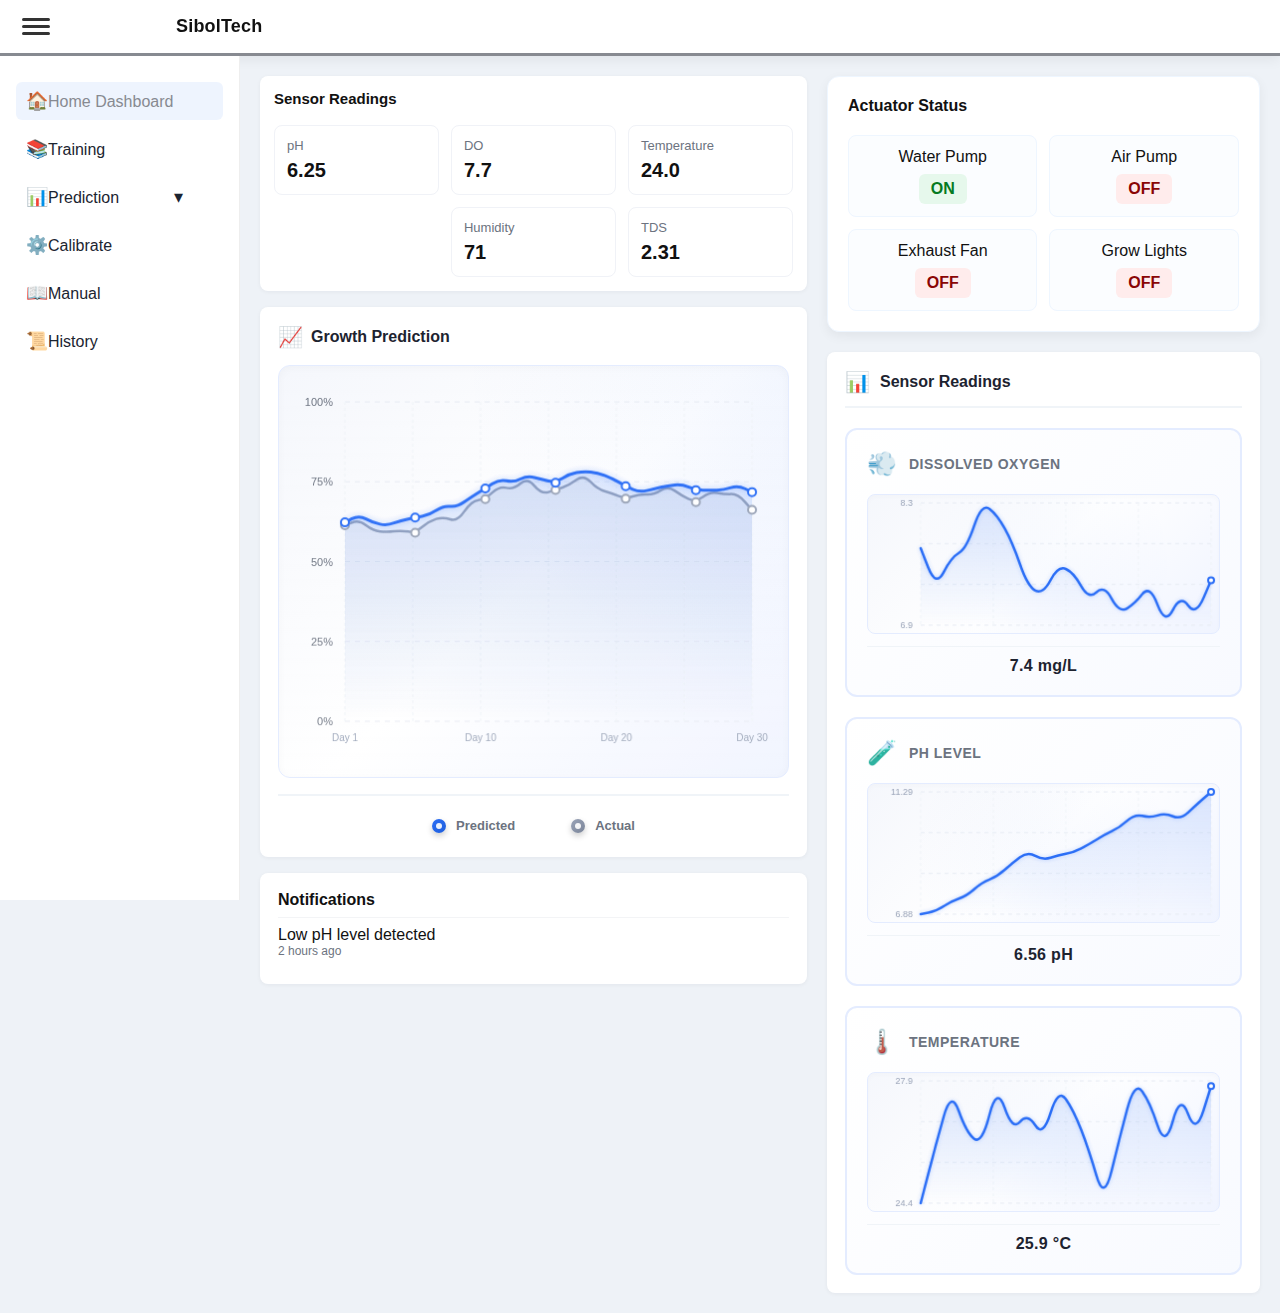
<file: SIBOLTECH-main/index.html>
<!doctype html>
<html lang="en">
<head>
	<meta charset="utf-8" />
	<meta name="viewport" content="width=device-width, initial-scale=1" />
	<title>SibolTech - Dashboard</title>
	<link rel="stylesheet" href="index.css">
</head>
<body>
	<header class="topbar">
		<button id="burger" aria-label="Toggle navigation" class="burger">
			<span></span>
			<span></span>
			<span></span>
		</button>
		<div class="brand">SibolTech</div>
	</header>

	<aside id="sidebar" class="sidebar">
		<nav>
			<ul>
				<li><a href="#" data-tab="home" class="active"><span class="icon">🏠</span><span>Home Dashboard</span></a></li>
				<li><a href="#" data-tab="training"><span class="icon">📚</span><span>Training</span></a></li>
                <li class="sidebar-dropdown">
                <a href="#" id="predictionTab" data-tab="predicting"><span class="icon">📊</span><span>Prediction</span>
                <span class="caret">▾</span>
                </a>
                 <ul class="dropdown-menu">
                    <li><a href="#" data-metric="leaves">Number of Leaves</a></li>
                    <li><a href="#" data-metric="weight">Weight</a></li>
                    <li><a href="#" data-metric="height">Height</a></li>
                    <li><a href="#" data-metric="length">Length</a></li>
                    <li><a href="#" data-metric="branches">Number of Branches</a></li>
                    </ul>
                </li>	
				<li><a href="#" data-tab="calibrate"><span class="icon">⚙️</span><span>Calibrate</span></a></li>
				<li><a href="#" data-tab="manual"><span class="icon">📖</span><span>Manual</span></a></li>
				<li><a href="#" data-tab="history"><span class="icon">📜</span><span>History</span></a></li>
			</ul>
		</nav>
	</aside>

	<main class="main">
		<section id="home" class="tab-content active">
			<div class="dashboard-grid">
				<div class="main-col">
					<div class="sensor-cards card">
                         <div class="card-header">Sensor Readings</div>
						<div class="sensor" data-key="ph"><div class="label">pH</div>
                        <div class="value" id="val-ph">6.5</div></div>
						<div class="sensor" data-key="do"><div class="label">DO</div>
                        <div class="value" id="val-do">8.1</div></div>
						<div class="sensor" data-key="temp"><div class="label">Temperature</div>
                        <div class="value" id="val-temp">25.1</div></div>
						<div class="sensor" data-key="hum"><div class="label">Humidity</div>
                        <div class="value" id="val-hum">70</div></div>
						<div class="sensor" data-key="tds"><div class="label">TDS</div>
                        <div class="value" id="val-tds">1.2</div></div>
					</div>

				<div class="card growth-card">
					<div class="card-header">
						<span class="header-icon">📈</span>
						<span>Growth Prediction</span>
					</div>
					<div class="chart-container">
						<canvas id="growthChart"></canvas>
						<div class="chart-overlay"></div>
					</div>
					<div class="legend">
						<div class="legend-item">
							<span class="dot predicted"></span>
							<span>Predicted</span>
						</div>
						<div class="legend-item">
							<span class="dot actual"></span>
							<span>Actual</span>
						</div>
					</div>
				</div>
                    

					<div class="card notifications">
						<div class="card-header">Notifications</div>
						<div class="notification">Low pH level detected <span class="time">2 hours ago</span></div>
					</div>
				</div>

				<aside class="side-col">
					<div class="actuator-card">
						<div class="card-header">Actuator Status</div>
						<div class="actuators">
							<div class="act">
								<div>Water Pump</div>
								<span class="state" id="act-water">ON</span>
							</div>
							<div class="act">
								<div>Air Pump</div>
								<span class="state" id="act-air">OFF</span>
							</div>
							<div class="act">
								<div>Exhaust Fan</div>
								<span class="state" id="act-fan">ON</span>
							</div>
							<div class="act">
								<div>Grow Lights</div>
								<span class="state" id="act-lights">ON</span>
							</div>
						</div>
					</div>

				<div class="card mini-sensors">
					<div class="card-header">
						<span class="header-icon">📊</span>
						<span>Sensor Readings</span>
					</div>
					<div class="mini-graphs-container">
						<div class="mini-graph-card">
							<div class="mini-graph-header">
								<div class="mini-graph-icon">💨</div>
								<div class="mini-label">Dissolved Oxygen</div>
							</div>
							<div class="mini-canvas-wrapper">
								<canvas class="mini-canvas" id="mini1"></canvas>
							</div>
							<div class="mini-graph-value" id="mini1-value">8.1 mg/L</div>
						</div>
						<div class="mini-graph-card">
							<div class="mini-graph-header">
								<div class="mini-graph-icon">🧪</div>
								<div class="mini-label">pH Level</div>
							</div>
							<div class="mini-canvas-wrapper">
								<canvas class="mini-canvas" id="mini2"></canvas>
							</div>
							<div class="mini-graph-value" id="mini2-value">6.5 pH</div>
						</div>
						<div class="mini-graph-card">
							<div class="mini-graph-header">
								<div class="mini-graph-icon">🌡️</div>
								<div class="mini-label">Temperature</div>
							</div>
							<div class="mini-canvas-wrapper">
								<canvas class="mini-canvas" id="mini3"></canvas>
							</div>
							<div class="mini-graph-value" id="mini3-value">25.1 °C</div>
						</div>
					</div>
				</div>
				</aside>
			</div>
		</section>

		<section id="training" class="tab-content">
			<h2>Training</h2>
			
			<div class="training-system-selector card">
				<div class="form-row">
					<label for="systemSelect">System Type</label>
					<select id="systemSelect">
						<option value="DWC">Deep Water Culture</option>
						<option value="Aeroponic">Aeroponic</option>
						<option value="Traditional">Traditional Farming</option>
					</select>
				</div>
			</div>

			<div id="sensorParams" class="sensor-params card">
				<div class="card-header">
					<span class="header-icon">📊</span>
					<span>Sensor Readings / Parameters</span>
				</div>
				<div class="sensor-inputs-grid">
					<div class="sensor-input-card" data-sensor="ph">
						<div class="sensor-input-icon">🧪</div>
						<label class="sensor-input-label">pH Level</label>
						<input type="number" step="0.1" class="sensor-input" data-sensor="ph" placeholder="6.5">
						<span class="sensor-unit">pH</span>
					</div>
					<div class="sensor-input-card" data-sensor="do">
						<div class="sensor-input-icon">💨</div>
						<label class="sensor-input-label">Dissolved Oxygen</label>
						<input type="number" step="0.1" class="sensor-input" data-sensor="do" placeholder="8.0">
						<span class="sensor-unit">mg/L</span>
					</div>
					<div class="sensor-input-card" data-sensor="temp">
						<div class="sensor-input-icon">🌡️</div>
						<label class="sensor-input-label">Temperature</label>
						<input type="number" step="0.1" class="sensor-input" data-sensor="temp" placeholder="25.0">
						<span class="sensor-unit">°C</span>
					</div>
					<div class="sensor-input-card" data-sensor="hum">
						<div class="sensor-input-icon">💧</div>
						<label class="sensor-input-label">Humidity</label>
						<input type="number" step="0.1" class="sensor-input" data-sensor="hum" placeholder="70">
						<span class="sensor-unit">%</span>
					</div>
					<div class="sensor-input-card" data-sensor="tds">
						<div class="sensor-input-icon">⚡</div>
						<label class="sensor-input-label">TDS</label>
						<input type="number" step="0.1" class="sensor-input" data-sensor="tds" placeholder="1.2">
						<span class="sensor-unit">ppm</span>
					</div>
				</div>
			</div>

			<div id="plantsContainer" class="card">
				<div class="card-header">
					<div>
						<span class="header-icon">🌱</span>
						<span>Plants</span>
					</div>
					<button id="addPlant" class="add-plant-btn">+ Add Plant</button>
				</div>
				<div id="plantList"></div>
			</div>
		</section>

		<section id="sensors" class="tab-content">
			<h2>Sensor Readings</h2>
			<div class="grid">
				<div class="card">Gauges placeholder</div>
				<div class="card">Actuators placeholder</div>
			</div>
		</section>

		<section id="calibrate" class="tab-content">
			<h2>Calibrate</h2>
			<p>Select sensor to calibrate and apply offset.</p>
			<div class="form-row">
				<label for="calSensor">Sensor</label>
				<select id="calSensor">
					<option value="ph">pH</option>
					<option value="do">DO</option>
					<option value="temp">Temperature</option>
					<option value="hum">Humidity</option>
					<option value="tds">TDS</option>
				</select>
				<label>Offset</label>
				<input id="calOffset" type="number" step="0.01" value="0">
				<button id="applyCal">Apply</button>
			</div>
		</section>

		<section id="predicting" class="tab-content">
			<div class="prediction-header">
				<h2 id="predictionTitle">Prediction - Select a Metric</h2>
				<p id="predictionDescription" class="prediction-description">Choose a metric from the sidebar to view predictions for all plants.</p>
			</div>
			<div id="plantsGraphsContainer" class="plants-graphs-container">
				<!-- 6 plant graphs will be generated here -->
			</div>
		</section>

		<section id="manual" class="tab-content">
			<h2>User Manual</h2>
			<p>How to use the system: follow these steps...</p>
		</section>
	</main>

	<script src="index.js"></script>
</body>
</html>
</file>
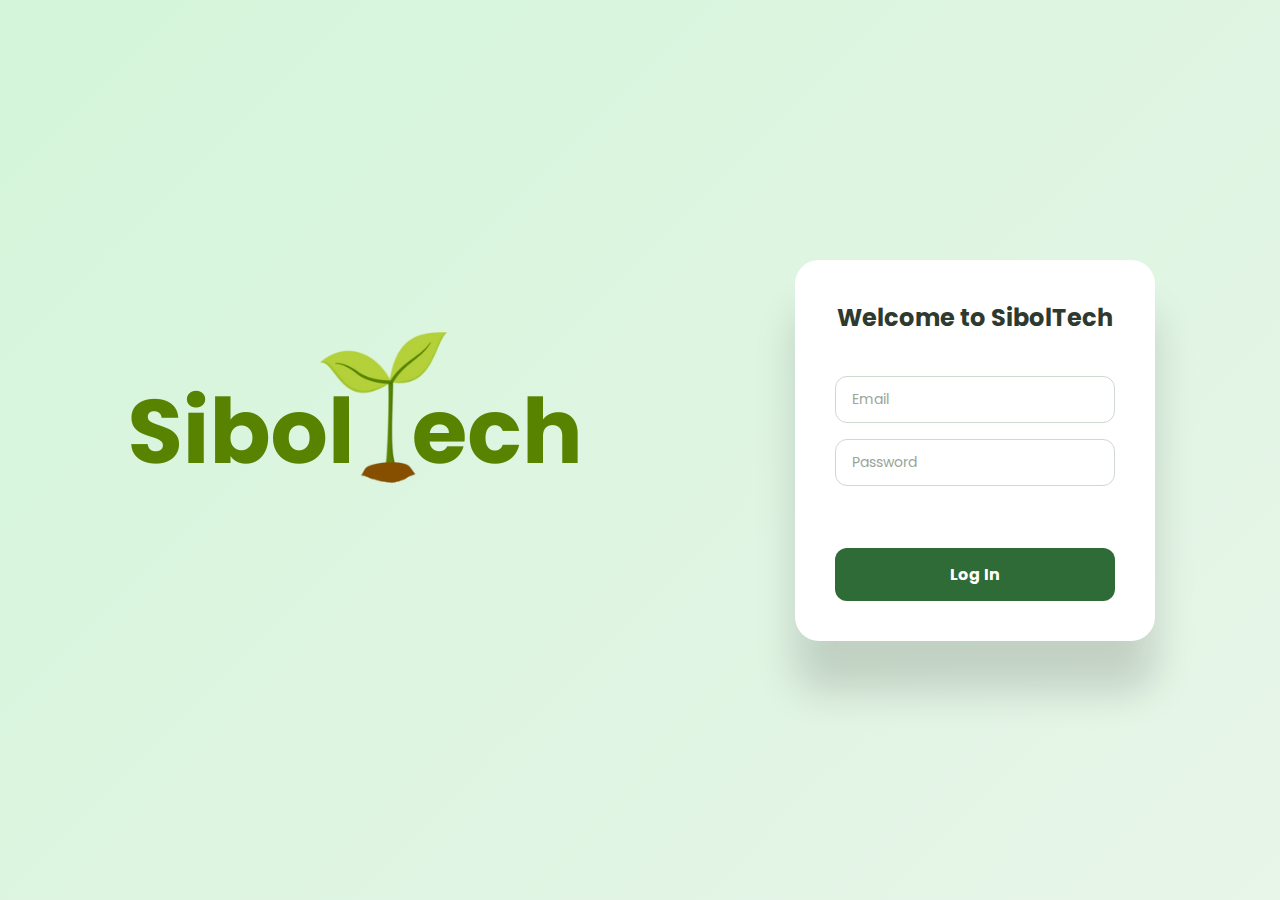
<file: SIBOLTECH-main/SIBOLTECH-main/login.html>
<!DOCTYPE html>
<html lang="en">
<head>
    <meta charset="UTF-8">
    <meta name="viewport" content="width=device-width, initial-scale=1.0">
    <title>SibolTech - Login</title>
    <link rel="stylesheet" href="login.css">
    <link rel="preconnect" href="https://fonts.googleapis.com">
    <link rel="preconnect" href="https://fonts.gstatic.com" crossorigin>
    <link href="https://fonts.googleapis.com/css2?family=Poppins:ital,wght@0,100;0,200;0,300;0,400;0,500;0,600;0,700;0,800;0,900;1,100;1,200;1,300;1,400;1,500;1,600;1,700;1,800;1,900&display=swap" rel="stylesheet">
</head>
<body>
    <div class="logo-section">
                <img src="../siboltechlogo_login.png" alt="SibolTech" class="logo">
            </div>
    <div class="login-container">
        <div class="login-content">
            <form class="login-form" id="loginForm">
                <h1>Welcome to SibolTech</h1>
                <div class="form-group">
                    <input type="email" id="email" placeholder="Email" required>
                </div>
                <div class="form-group">
                    <input type="password" id="password" placeholder="Password" required>
                </div>
                <div id="errorMessage" class="error-message"></div>
                <button type="submit" class="login-btn">Log In</button>
            </form>
        </div>
    </div>
    <script src="login.js"></script>
</body>
</html>
</file>
<file: SIBOLTECH-main/index.css>
:root{
	--sidebar-width:240px;
	--sidebar-collapsed-width:70px;
	--bg:#eef2f7;
	--card:#ffffff;
	--accent:#878a91;
	--accent-light:#e4ecff;
	--text:#1d2330;
	--muted:#6c7380;
	--radius:12px;
	--shadow:0 4px 12px rgba(0,0,0,0.06);

}
*{box-sizing:border-box}

body{
    margin:0;
    padding-top:56px;
    font-family:Segoe UI,Roboto,Arial,sans-serif;
    background:var(--bg);
    color:#111;
}

.topbar{
    position:fixed;
    top:0;
    left:0;
    right:0;
    height:56px;
    display:flex;
    align-items:center;
    padding:0 16px;
    background:#fff;
    border-bottom:3px solid var(--accent);
    z-index:90;
    box-shadow: var(--shadow);
}

.brand{
    font-weight:700;
    margin-left:120px;
    font-size:18px;
    letter-spacing:0.2px;
    transition: margin-left 0.3s ease;
}

body.sidebar-collapsed .brand{
    margin-left:30px;
}

.burger{
    width:40px;
    height:40px;
    border-radius:6px;
    border:0;
    background:transparent;
    display:flex;
    flex-direction:column;
    justify-content:center;
    gap:4px;
    cursor:pointer}

.burger span{display:block;
    height:3px;
    background:#333;
    border-radius:2px}

.sidebar{
    position:fixed;
    left:0;
    top:56px;
    bottom:0;
    width:var(--sidebar-width);
    background:#fff;
    padding:16px;
    border-right:1px solid #eee;
    overflow:auto;
    transition: width 0.3s ease, padding 0.3s ease;
    z-index: 100;
}

.sidebar.collapsed{
    width:var(--sidebar-collapsed-width);
    padding:16px 8px;
}

.sidebar.collapsed nav ul li{
    margin:12px 0;
    text-align:center;
}

.sidebar.collapsed nav a{
    padding:12px 8px;
    display:flex;
    flex-direction:column;
    align-items:center;
    justify-content:center;
    font-size:11px;
    text-align:center;
    position:relative;
    min-height:60px;
}

.sidebar.collapsed nav a span:not(.caret):not(.icon){
    display:none;
}

.sidebar.collapsed nav a .caret{
    display:none;
}

.sidebar.collapsed .sidebar-dropdown .dropdown-menu{
    display:none !important;
}

.sidebar nav a {
    display:flex;
    align-items:center;
    gap:10px;
}

.sidebar nav a .icon{
    font-size:18px;
    flex-shrink:0;
    width:20px;
    text-align:center;
}

.sidebar.collapsed nav a .icon{
    font-size:22px;
    width:auto;
}

.sidebar nav ul{
    list-style:none;
    padding:0;
    margin:0}

.sidebar nav li{
    margin:10px 0}

.sidebar nav a{
    color:#1b2430;
    text-decoration:none;
    padding:8px 10px;
    display:block;
    border-radius:6px}

.sidebar nav a.active, .sidebar nav a:hover{
    background:rgba(43,110,246,0.08);
    color:var(--accent)}

.sidebar-select{
    width:100%;
    padding:8px 10px;
    margin-top:6px;
    border:1px solid #ddd;
    border-radius:6px;
    background:#fff;
    color:#1b2430;
    font-size:14px;
    cursor:pointer;
}

.main{
    margin-left:var(--sidebar-width);
    padding:20px;
    min-height:calc(100vh - 56px);
    transition: margin-left 0.3s ease;
}

.sidebar.collapsed ~ .main{
    margin-left:var(--sidebar-collapsed-width);
}

.tab-content{
    display:none}

.tab-content.active{
    display:block}

.tab-content h2 {
	margin: 0 0 24px 0;
	color: #1d2330;
	font-size: 28px;
	font-weight: 700;
	padding-bottom: 16px;
	border-bottom: 3px solid #e4ecff;
}

.grid{
    display:grid;
    grid-template-columns:repeat(2,1fr);
    gap:16px}

.card{
    background:var(--card);
    padding:18px;
    border-radius:8px;
    box-shadow:0 1px 4px rgba(12,24,48,0.05)}

.form-row{
    display:flex;
    gap:10px;
    align-items:center;
    margin:8px 0}

.form-row label{
    min-width:120px;
    color:var(--muted)}

.form-row input[
    type="number"], .form-row select{padding:8px;
        border-radius:6px;
        border:1px solid #ddd;
        background:#fff}

#plantList {
	display: grid;
	grid-template-columns: repeat(auto-fill, minmax(300px, 1fr));
	gap: 16px;
	width: 100%;
}

#plantList .plant {
	background: linear-gradient(135deg, #ffffff 0%, #f8faff 100%);
	padding: 20px;
	margin: 0;
	border-radius: 12px;
	border: 2px solid #e4ecff;
	transition: all 0.3s ease;
	position: relative;
	width: 100%;
}

#plantList .plant:hover {
	transform: translateY(-2px);
	box-shadow: 0 6px 20px rgba(43, 110, 246, 0.12);
	border-color: #2b6ef6;
}

#plantList .plant h4 {
	margin: 0 0 16px 0;
	color: #1d2330;
	font-size: 16px;
	font-weight: 700;
	padding-bottom: 12px;
	border-bottom: 1px solid #f0f4f8;
}

#plantList .plant .form-row {
	margin: 12px 0;
}

#plantList .plant .form-row label {
	min-width: 140px;
	font-weight: 500;
}

#plantList .plant input[type="number"] {
	padding: 10px 12px;
	border: 2px solid #e4ecff;
	border-radius: 6px;
	transition: all 0.2s ease;
}

#plantList .plant input[type="number"]:focus {
	outline: none;
	border-color: #2b6ef6;
	box-shadow: 0 0 0 3px rgba(43, 110, 246, 0.1);
}

#plantList .plant button {
	margin-top: 16px;
	padding: 10px 20px;
	background: #ffecec;
	color: #8a0505;
	border: 2px solid #ffd4d4;
	border-radius: 6px;
	font-weight: 600;
	cursor: pointer;
	transition: all 0.2s ease;
}

#plantList .plant button:hover {
	background: #ffd4d4;
	transform: translateY(-1px);
	box-shadow: 0 4px 8px rgba(138, 5, 5, 0.2);
}

/* Training Section Styles */
.training-system-selector {
	margin-bottom: 20px;
	padding: 20px;
}

.training-system-selector .form-row {
	margin: 0;
}

.training-system-selector label {
	font-weight: 600;
	color: #1d2330;
	font-size: 15px;
}

.training-system-selector select {
	min-width: 200px;
	font-size: 14px;
	padding: 10px 12px;
	border: 2px solid #e4ecff;
	transition: border-color 0.2s ease;
}

.training-system-selector select:focus {
	outline: none;
	border-color: #2b6ef6;
	box-shadow: 0 0 0 3px rgba(43, 110, 246, 0.1);
}

.sensor-params {
	margin-top: 20px;
	margin-bottom: 20px;
	padding: 24px;
}

.sensor-params .card-header {
	display: flex;
	align-items: center;
	gap: 10px;
	font-size: 18px;
	font-weight: 700;
	margin-bottom: 20px;
	color: #1d2330;
	padding-bottom: 16px;
	border-bottom: 2px solid #f0f4f8;
}

.sensor-params .header-icon {
	font-size: 22px;
}

.sensor-inputs-grid {
	display: grid;
	grid-template-columns: repeat(5, 1fr);
	gap: 16px;
	width: 100%;
}

@media (max-width: 1400px) {
	.sensor-inputs-grid {
		grid-template-columns: repeat(3, 1fr);
	}
}

@media (max-width: 900px) {
	.sensor-inputs-grid {
		grid-template-columns: repeat(2, 1fr);
	}
}

@media (max-width: 600px) {
	.sensor-inputs-grid {
		grid-template-columns: 1fr;
	}
}

.sensor-input-card {
	background: linear-gradient(135deg, #ffffff 0%, #f8faff 100%);
	border: 2px solid #e4ecff;
	border-radius: 12px;
	padding: 20px;
	display: flex;
	flex-direction: column;
	align-items: center;
	text-align: center;
	transition: all 0.3s ease;
	position: relative;
	overflow: hidden;
}

.sensor-input-card::before {
	content: '';
	position: absolute;
	top: 0;
	left: 0;
	right: 0;
	height: 4px;
	background: linear-gradient(90deg, #2b6ef6 0%, #1e5edb 100%);
	transform: scaleX(0);
	transition: transform 0.3s ease;
}

.sensor-input-card:focus-within::before {
	transform: scaleX(1);
}

.sensor-input-card:hover {
	transform: translateY(-4px);
	box-shadow: 0 8px 24px rgba(43, 110, 246, 0.15);
	border-color: #2b6ef6;
}

.sensor-input-icon {
	font-size: 32px;
	margin-bottom: 12px;
	filter: grayscale(0.3);
	transition: transform 0.3s ease;
}

.sensor-input-card:hover .sensor-input-icon {
	transform: scale(1.1);
	filter: grayscale(0);
}

.sensor-input-label {
	font-size: 13px;
	font-weight: 600;
	color: #6c7380;
	margin-bottom: 10px;
	text-transform: uppercase;
	letter-spacing: 0.5px;
}

.sensor-input {
	width: 100%;
	padding: 12px 16px;
	border: 2px solid #e4ecff;
	border-radius: 8px;
	font-size: 16px;
	font-weight: 600;
	text-align: center;
	background: #ffffff;
	color: #1d2330;
	transition: all 0.2s ease;
	margin-bottom: 8px;
}

.sensor-input:focus {
	outline: none;
	border-color: #2b6ef6;
	box-shadow: 0 0 0 4px rgba(43, 110, 246, 0.1);
	background: #fafbff;
}

.sensor-input::placeholder {
	color: #9aa4b8;
	font-weight: 400;
}

.sensor-unit {
	font-size: 11px;
	color: var(--muted);
	font-weight: 500;
	text-transform: uppercase;
	letter-spacing: 0.5px;
}

#plantsContainer {
	padding: 24px;
    width: 100%;
    overflow-x: auto;
    overflow-y: visible;
}

#plantsContainer .card-header {
	display: flex;
	align-items: center;
	justify-content: space-between;
	gap: 10px;
	font-size: 18px;
	font-weight: 700;
	margin-bottom: 20px;
	color: #1d2330;
	padding-bottom: 16px;
	border-bottom: 2px solid #f0f4f8;
}

#plantsContainer .card-header > div {
	display: flex;
	align-items: center;
	gap: 10px;
}

#plantsContainer .header-icon {
	font-size: 22px;
}

.add-plant-btn {
	padding: 8px 16px;
	background: linear-gradient(135deg, #2b6ef6 0%, #1e5edb 100%);
	color: white;
	border: none;
	border-radius: 6px;
	font-size: 14px;
	font-weight: 600;
	cursor: pointer;
	transition: all 0.3s ease;
	margin: 0;
	box-shadow: 0 2px 8px rgba(43, 110, 246, 0.3);
	white-space: nowrap;
}

.add-plant-btn:hover {
	transform: translateY(-2px);
	box-shadow: 0 6px 20px rgba(43, 110, 246, 0.4);
	background: linear-gradient(135deg, #1e5edb 0%, #1545b3 100%);
}

.add-plant-btn:active {
	transform: translateY(0);
}

.muted{
    color:var(--muted)}

@media (max-width:900px){
	.sidebar{position:fixed;left:-320px;transition:left .25s}
	.sidebar.open{left:0}
	.main{margin-left:0;padding:12px}
	.grid{grid-template-columns:1fr}
	
	#plantList {
		grid-template-columns: 1fr;
	}
	
	#plantsContainer {
		width: 100%;
	}
}

/* Dashboard specific */
.dashboard-grid{
    display:grid;
    grid-template-columns:2fr 1fr;
    gap:20px}

.main-col{
    display:flex;
    flex-direction:column;
    gap:16px;}

.side-col{
    display:flex;
    flex-direction:column;
    gap:20px;
    margin-right: 200px;
    width:100%;
    height:100%;}

.sensor-cards{
    display:grid;
    grid-template-columns:repeat(3,1fr);
    grid-template-rows:auto auto auto;
    gap:12px;
    padding:14px;
    grid-auto-rows:minmax(56px, auto);
    grid-template-areas:
        "header header header"
        "ph do temp"
        ". hum tds";
}

.sensors-card{
    background:var(--card);
    padding:20px;
    border-radius:var(--radius);
    box-shadow:var(--shadow);
    border:1px solid #eef6ff;
    display:flex;
    flex-direction:column;
    gap:12px;
    margin-top: 50px;
}
.sensor[data-key="ph"]{ grid-area: ph; }
.sensor[data-key="do"]{ grid-area: do; }
.sensor[data-key="temp"]{ grid-area: temp;}
.sensor[data-key="hum"]{ grid-area: hum; }
.sensor[data-key="tds"]{ grid-area: tds;}   

.sensor-cards .card-header{
    grid-area: header;
    font-size:15px;
    font-weight:700;
    margin-bottom:6px;
}

.sensor{
    background:#fff;
    border-radius:8px;
    padding:12px;
    border:1px solid #f0f2f7;
    display:flex;
    flex-direction:column;
    align-items:flex-start}

.sensor .label{
    color:var(--muted);
    font-size:13px}

.sensor .value{
    font-size:20px;
    font-weight:700;
    margin-top:6px}

.growth-card{
    position: relative; 
    height: 550px;
    overflow: hidden;
    transition: transform 0.3s ease, box-shadow 0.3s ease;
    display: flex;
    flex-direction: column;
}

.growth-card:hover{
    transform: translateY(-2px);
    box-shadow: 0 8px 24px rgba(0,0,0,0.12);
}

.growth-card .card-header{
    display: flex;
    align-items: center;
    gap: 8px;
    font-size: 16px;
    margin-bottom: 16px;
    color: #1d2330;
    flex-shrink: 0;
    padding: 0;
}

.growth-card .header-icon{
    font-size: 20px;
    animation: pulse 2s ease-in-out infinite;
}

@keyframes pulse {
    0%, 100% { transform: scale(1); }
    50% { transform: scale(1.1); }
}

.chart-container{
    position: relative;
    width: 100%;
    flex: 1;
    min-height: 0;
    background: linear-gradient(135deg, #f5f7fc 0%, #ffffff 50%, #f0f4ff 100%);
    border-radius: 12px;
    padding: 16px;
    border: 1px solid #e4ecff;
    box-shadow: inset 0 2px 8px rgba(0,0,0,0.03);
    overflow: hidden;
}

.chart-container::before{
    content: '';
    position: absolute;
    top: 0;
    left: 0;
    right: 0;
    bottom: 0;
    background: radial-gradient(circle at top right, rgba(43,110,246,0.05) 0%, transparent 50%);
    pointer-events: none;
}

.growth-card canvas{
    width: 100%;
    height: 100%;
    max-width: 100%;
    max-height: 100%;
    display: block;
    position: relative;
    z-index: 1;
    border-radius: 8px;
}

.chart-overlay{
    position: absolute;
    top: 0;
    left: 0;
    right: 0;
    bottom: 0;
    background: linear-gradient(to bottom, transparent 0%, rgba(255,255,255,0.1) 100%);
    pointer-events: none;
    z-index: 2;
    border-radius: 12px;
}

.card-header{
    font-weight:700;
    margin-bottom:8px}

.legend{
    margin-top: 16px;
    display: flex;
    gap: 32px;
    justify-content: center;
    align-items: center;
    padding-top: 16px;
    border-top: 2px solid #f0f4f8;
    flex-shrink: 0;
}

.legend-item{
    display: flex;
    align-items: center;
    gap: 10px;
    color: #6c7380;
    font-size: 13px;
    font-weight: 600;
    padding: 6px 12px;
    border-radius: 6px;
    transition: all 0.2s ease;
    cursor: default;
}

.legend-item:hover {
	background: #f8faff;
	color: #1d2330;
}

.dot{
    display: inline-block;
    width: 14px;
    height: 14px;
    border-radius: 50%;
    box-shadow: 0 3px 6px rgba(0,0,0,0.2);
    position: relative;
    flex-shrink: 0;
}

.dot::after{
    content: '';
    position: absolute;
    top: 50%;
    left: 50%;
    transform: translate(-50%, -50%);
    width: 6px;
    height: 6px;
    border-radius: 50%;
    background: rgba(255,255,255,0.9);
}

.dot.predicted{
    background: linear-gradient(135deg, #2b6ef6 0%, #1e5edb 100%);
    animation: glow-blue 2s ease-in-out infinite;
}

@keyframes glow-blue {
    0%, 100% { 
        box-shadow: 0 3px 6px rgba(43,110,246,0.4);
        transform: scale(1);
    }
    50% { 
        box-shadow: 0 3px 12px rgba(43,110,246,0.6);
        transform: scale(1.05);
    }
}

.dot.actual{
    background: linear-gradient(135deg, #9aa4b8 0%, #7a8498 100%);
    animation: glow-gray 2s ease-in-out infinite;
}

@keyframes glow-gray {
    0%, 100% { 
        box-shadow: 0 3px 6px rgba(154,164,184,0.3);
        transform: scale(1);
    }
    50% { 
        box-shadow: 0 3px 10px rgba(154,164,184,0.5);
        transform: scale(1.05);
    }
}

.notifications .notification{
    padding:8px 0;
    border-top:1px solid #f3f4f6}

.notifications .time{
    display:block;
    color:var(--muted);
    font-size:12px}

.actuator-card{
    background:var(--card);
    padding:20px;
    border-radius:var(--radius);
    box-shadow:var(--shadow);
    border:1px solid #eef6ff;
    display:flex;
    flex-direction:column;
    gap:12px;
}

.actuators{
    display:grid;
    grid-template-columns:repeat(2,1fr);
    gap:12px;
}

.actuators .act{
    display:flex;
    flex-direction:column;
    align-items:center;
    justify-content:center;
    gap:8px;
    padding:12px 8px;
    border-top:1px solid #f3f4f6;
    border:1px solid #eef6ff;
    border-radius:8px;
    background:#fbfdff;
    cursor:pointer;
    transition:.2s;
}

.actuators .act:hover{
    background:#f0f7ff;
}


.actuators .state{
    background:#f1f5ff;
    padding:6px 12px;
    border-radius:6px;
    font-weight:600;
    color:#1b2430;
    transition:background .18s, color .18s;
    display:block;
}

.state.on{background:#e6f8ec;color:#057a21}
.state.off{background:#ffecec;color:#8a0505}

/* Enhanced Mini Sensors Styling */
.mini-sensors {
	position: relative;
	overflow: hidden;
}

.mini-sensors .card-header {
	display: flex;
	align-items: center;
	gap: 10px;
	font-size: 16px;
	font-weight: 700;
	margin-bottom: 20px;
	color: #1d2330;
	padding-bottom: 12px;
	border-bottom: 2px solid #f0f4f8;
}

.mini-sensors .header-icon {
	font-size: 20px;
}

.mini-graphs-container {
	display: flex;
	flex-direction: column;
	gap: 20px;
}

.mini-graph-card {
	background: linear-gradient(135deg, #ffffff 0%, #f8faff 100%);
	border: 2px solid #e4ecff;
	border-radius: 12px;
	padding: 20px;
	transition: all 0.3s ease;
	position: relative;
	overflow: hidden;
}

.mini-graph-card::before {
	content: '';
	position: absolute;
	top: 0;
	left: 0;
	right: 0;
	height: 3px;
	background: linear-gradient(90deg, #2b6ef6 0%, #1e5edb 100%);
	transform: scaleX(0);
	transition: transform 0.3s ease;
}

.mini-graph-card:hover {
	transform: translateY(-3px);
	box-shadow: 0 8px 20px rgba(43, 110, 246, 0.15);
	border-color: #2b6ef6;
}

.mini-graph-card:hover::before {
	transform: scaleX(1);
}

.mini-graph-header {
	display: flex;
	align-items: center;
	gap: 12px;
	margin-bottom: 16px;
}

.mini-graph-icon {
	font-size: 24px;
	filter: grayscale(0.3);
	transition: transform 0.3s ease, filter 0.3s ease;
}

.mini-graph-card:hover .mini-graph-icon {
	transform: scale(1.15) rotate(5deg);
	filter: grayscale(0);
}

.mini-label {
	color: #6c7380;
	font-size: 14px;
	font-weight: 600;
	margin: 0;
	text-transform: uppercase;
	letter-spacing: 0.5px;
}

.mini-canvas-wrapper {
	position: relative;
	width: 100%;
	height: 140px;
	background: linear-gradient(135deg, #f5f7fc 0%, #ffffff 50%, #f0f4ff 100%);
	border-radius: 8px;
	border: 1px solid #e4ecff;
	overflow: hidden;
	margin-bottom: 12px;
	box-shadow: inset 0 2px 4px rgba(0,0,0,0.02);
}

.mini-canvas-wrapper::before {
	content: '';
	position: absolute;
	top: 0;
	left: 0;
	right: 0;
	bottom: 0;
	background: radial-gradient(circle at center, rgba(43,110,246,0.03) 0%, transparent 70%);
	pointer-events: none;
	z-index: 1;
}

.mini-canvas {
	width: 100% !important;
	height: 100% !important;
	display: block;
	position: relative;
	z-index: 2;
	border-radius: 8px;
}

.mini-graph-value {
	font-size: 16px;
	font-weight: 700;
	color: #1d2330;
	text-align: center;
	padding-top: 10px;
	border-top: 1px solid #f0f4f8;
	letter-spacing: 0.3px;
}

@media (max-width:900px){
	.sidebar{
		position:fixed;
		left:-320px;
		transition:left .25s;
		width:var(--sidebar-width) !important;
		padding:16px !important;
	}
	.sidebar.open{
		left:0;
	}
	.sidebar.collapsed{
		width:var(--sidebar-width) !important;
	}
	.sidebar.collapsed ~ .main,
	.main{
		margin-left:0 !important;
		padding:12px;
	}
	.dashboard-grid{
        grid-template-columns:1fr}

	.sensor-cards{
        grid-template-columns:repeat(3,1fr)}
}


/* Sidebar dropdown for Prediction */
.sidebar-dropdown {
	position: relative;
}

.sidebar-dropdown > a {
	display: flex;
	justify-content: space-between;
	align-items: center;
}

.sidebar-dropdown .caret {
	font-size: 18px;
	margin-left: 50px;
	transition: transform 0.2s ease;
}

/* Nakakabit sa <li> kapag open */
.sidebar-dropdown.open .caret {
	transform: rotate(360deg);
}

.sidebar-dropdown .dropdown-menu {
	list-style: none;
	padding-left: 10px;
	margin: 6px 0 0 0;
	display: none; /* default hidden */
}

.sidebar-dropdown.open .dropdown-menu {
	display: block;
}

.sidebar-dropdown .dropdown-menu li a {
	display: block;
	padding: 6px 10px;
	border-radius: 6px;
	font-size: 14px;
	color: var(--muted);
}

.sidebar-dropdown .dropdown-menu li a:hover {
	background: rgba(43,110,246,0.08);
	color: var(--accent);
}

.sidebar-dropdown .dropdown-menu li a.active {
	background: rgba(43,110,246,0.15);
	color: var(--accent);
	font-weight: 600;
}

/* Prediction Section */
.prediction-header {
	margin-bottom: 24px;
	padding-bottom: 16px;
	border-bottom: 2px solid #e4ecff;
}

.prediction-header h2 {
	margin: 0 0 8px 0;
	color: #1d2330;
	font-size: 24px;
}

.prediction-description {
	color: var(--muted);
	font-size: 14px;
	margin: 0;
}

.plants-graphs-container {
	display: grid;
	grid-template-columns: repeat(2, 1fr);
	gap: 20px;
	margin-top: 20px;
}

@media (max-width: 1200px) {
	.plants-graphs-container {
		grid-template-columns: 1fr;
	}
}

.plant-graph-card {
	background: var(--card);
	padding: 20px;
	border-radius: var(--radius);
	box-shadow: var(--shadow);
	border: 1px solid #eef6ff;
	transition: transform 0.2s ease, box-shadow 0.2s ease;
}

.plant-graph-card:hover {
	transform: translateY(-2px);
	box-shadow: 0 8px 24px rgba(0,0,0,0.12);
}

.plant-graph-card .card-header {
	font-size: 16px;
	font-weight: 700;
	margin-bottom: 16px;
	color: #1d2330;
	display: flex;
	align-items: center;
	gap: 8px;
}

.plant-graph-card .card-header::before {
	content: '🌱';
	font-size: 18px;
}

.plant-graph-canvas {
	width: 100%;
	height: 250px;
	background: linear-gradient(135deg, #f5f7fc 0%, #ffffff 50%, #f0f4ff 100%);
	border-radius: 8px;
	border: 1px solid #e4ecff;
	display: block;
}
</file>
<file: SIBOLTECH-main/SIBOLTECH-main/login.css>
* {
    margin: 0;
    padding: 0;
    box-sizing: border-box;
    font-family: 'Poppins', sans-serif;
}

body {
    background: linear-gradient(135deg, #d4f5da 0%, #e8f5e9 100%);
    min-height: 100vh;
    display: flex;
    flex-direction: row;
    justify-content: space-around;
    align-items: center;
    padding: 20px;
}

.login-container {
    width: 100%;
    max-width: 400px;
    padding: 20px;
}

.login-content {
    background: white;
    border-radius: 24px;
    padding: 40px;
    box-shadow: 0 50px 40px rgba(0, 0, 0, 0.15);
    animation: slideUp 0.5s ease-out;
}

@keyframes slideUp {
    from {
        opacity: 0;
        transform: translateY(30px);
    }
    to {
        opacity: 1;
        transform: translateY(0);
    }
}

.logo-section {
    margin-right: 0px;
    margin-bottom: 30px;
}

.logo {
    height: 100%;
    width: 100%;
}

h1 {
    color: #2f3a2f;
    font-size: 24px;
    margin-bottom: 25px;
    text-align: center;
    font-weight: 700;
}

.login-form {
    display: flex;
    flex-direction: column;
    gap: 16px;
}

.form-group {
    display: flex;
    flex-direction: column;
}

.form-group input {
    padding: 12px 16px;
    border: 1px solid #cfd8cf;
    border-radius: 12px;
    font-size: 14px;
    font-family: 'Poppins', sans-serif;
    transition: border-color 0.3s ease, box-shadow 0.3s ease;
}

.form-group input:focus {
    outline: none;
    border-color: #10b981;
    box-shadow: 0 0 0 3px rgba(16, 185, 129, 0.1);
}

.form-group input::placeholder {
    color: #9aa49a;
}

.error-message {
    color: #e74c3c;
    font-size: 13px;
    text-align: center;
    min-height: 20px;
}

.login-btn {
    padding: 14px 16px;
    background: #2f6b37;
    color: white;
    border: none;
    border-radius: 12px;
    font-size: 16px;
    font-weight: 700;
    cursor: pointer;
    transition: background 0.3s ease, transform 0.2s ease;
    margin-top: 10px;
}

.login-btn:hover {
    background: #235a2d;
    transform: translateY(-2px);
}

.login-btn:active {
    transform: translateY(0);
}

.login-btn:disabled {
    opacity: 0.6;
    cursor: not-allowed;
    transform: translateY(0);
}

@media (max-width: 500px) {
    .login-content {
        padding: 30px 20px;
    }
    
    h1 {
        font-size: 20px;
    }
    
    .logo {
        height: 60px;
    }
}
</file>
